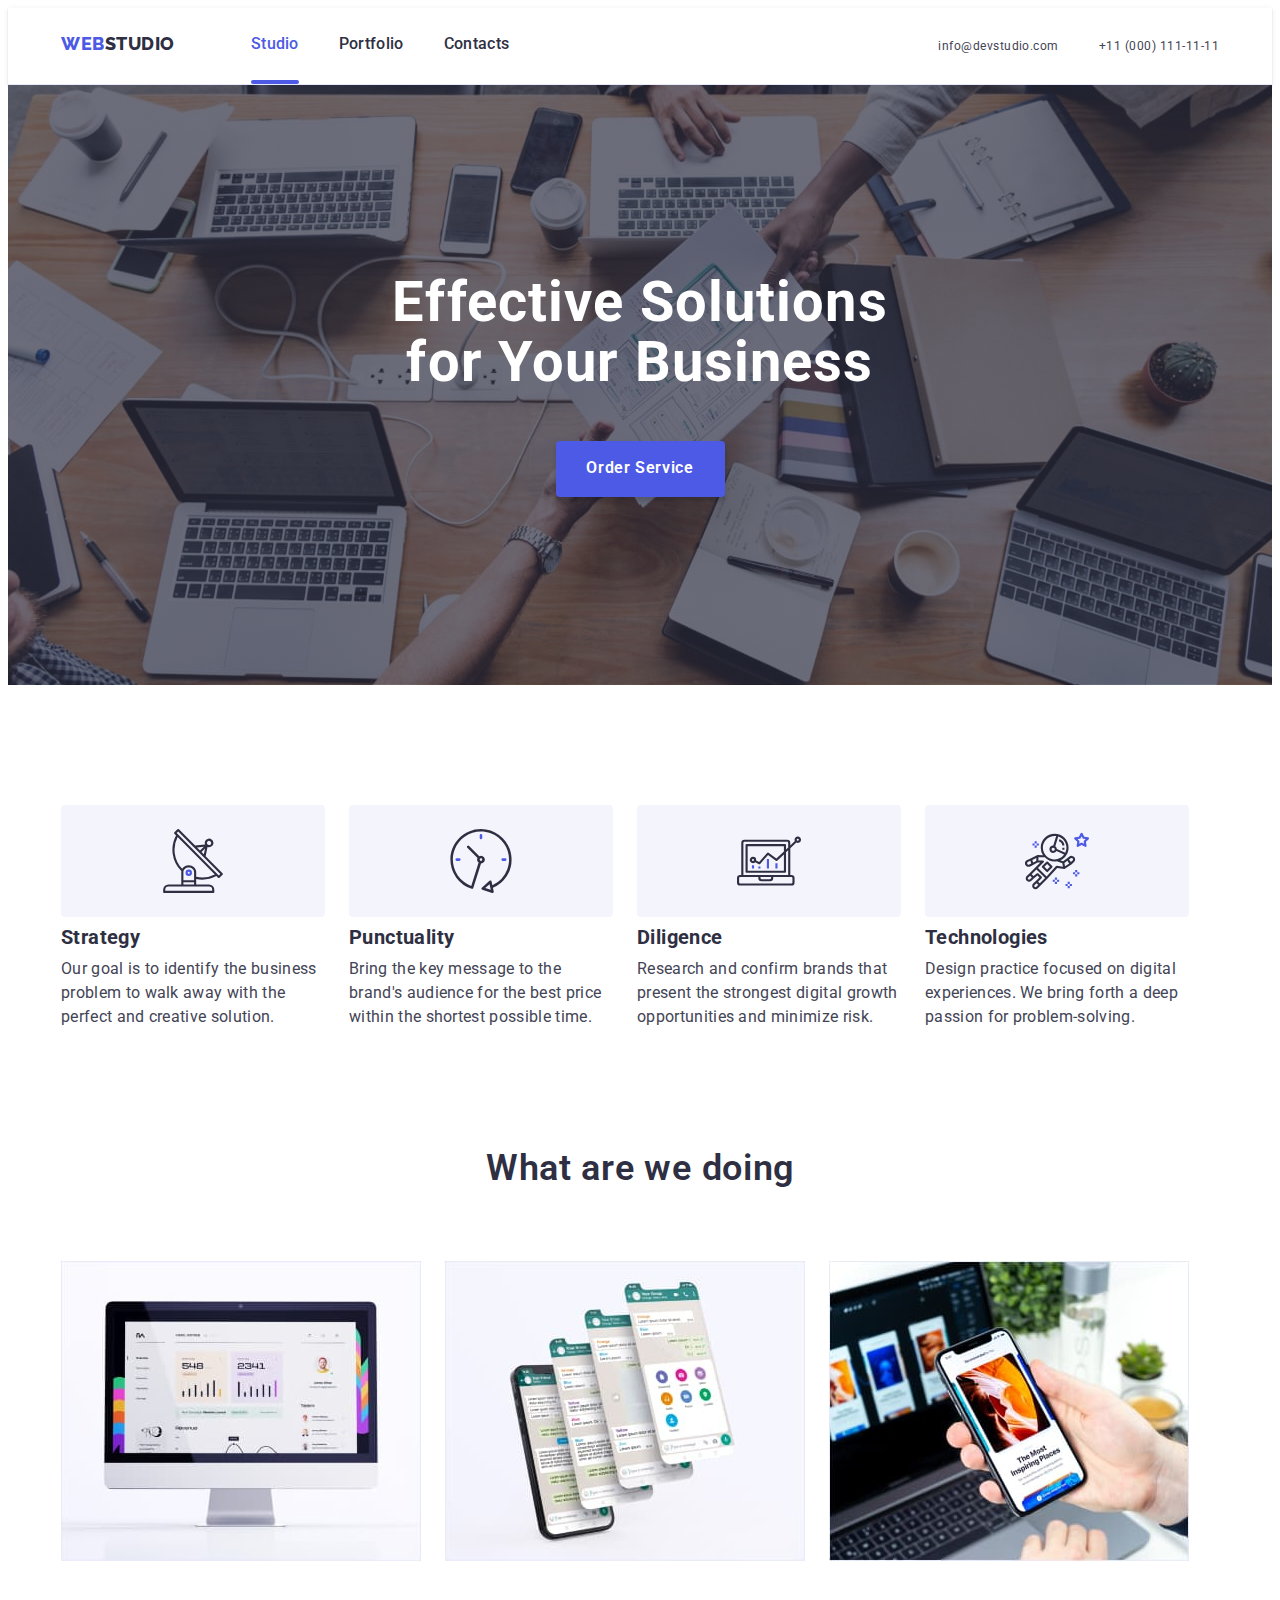
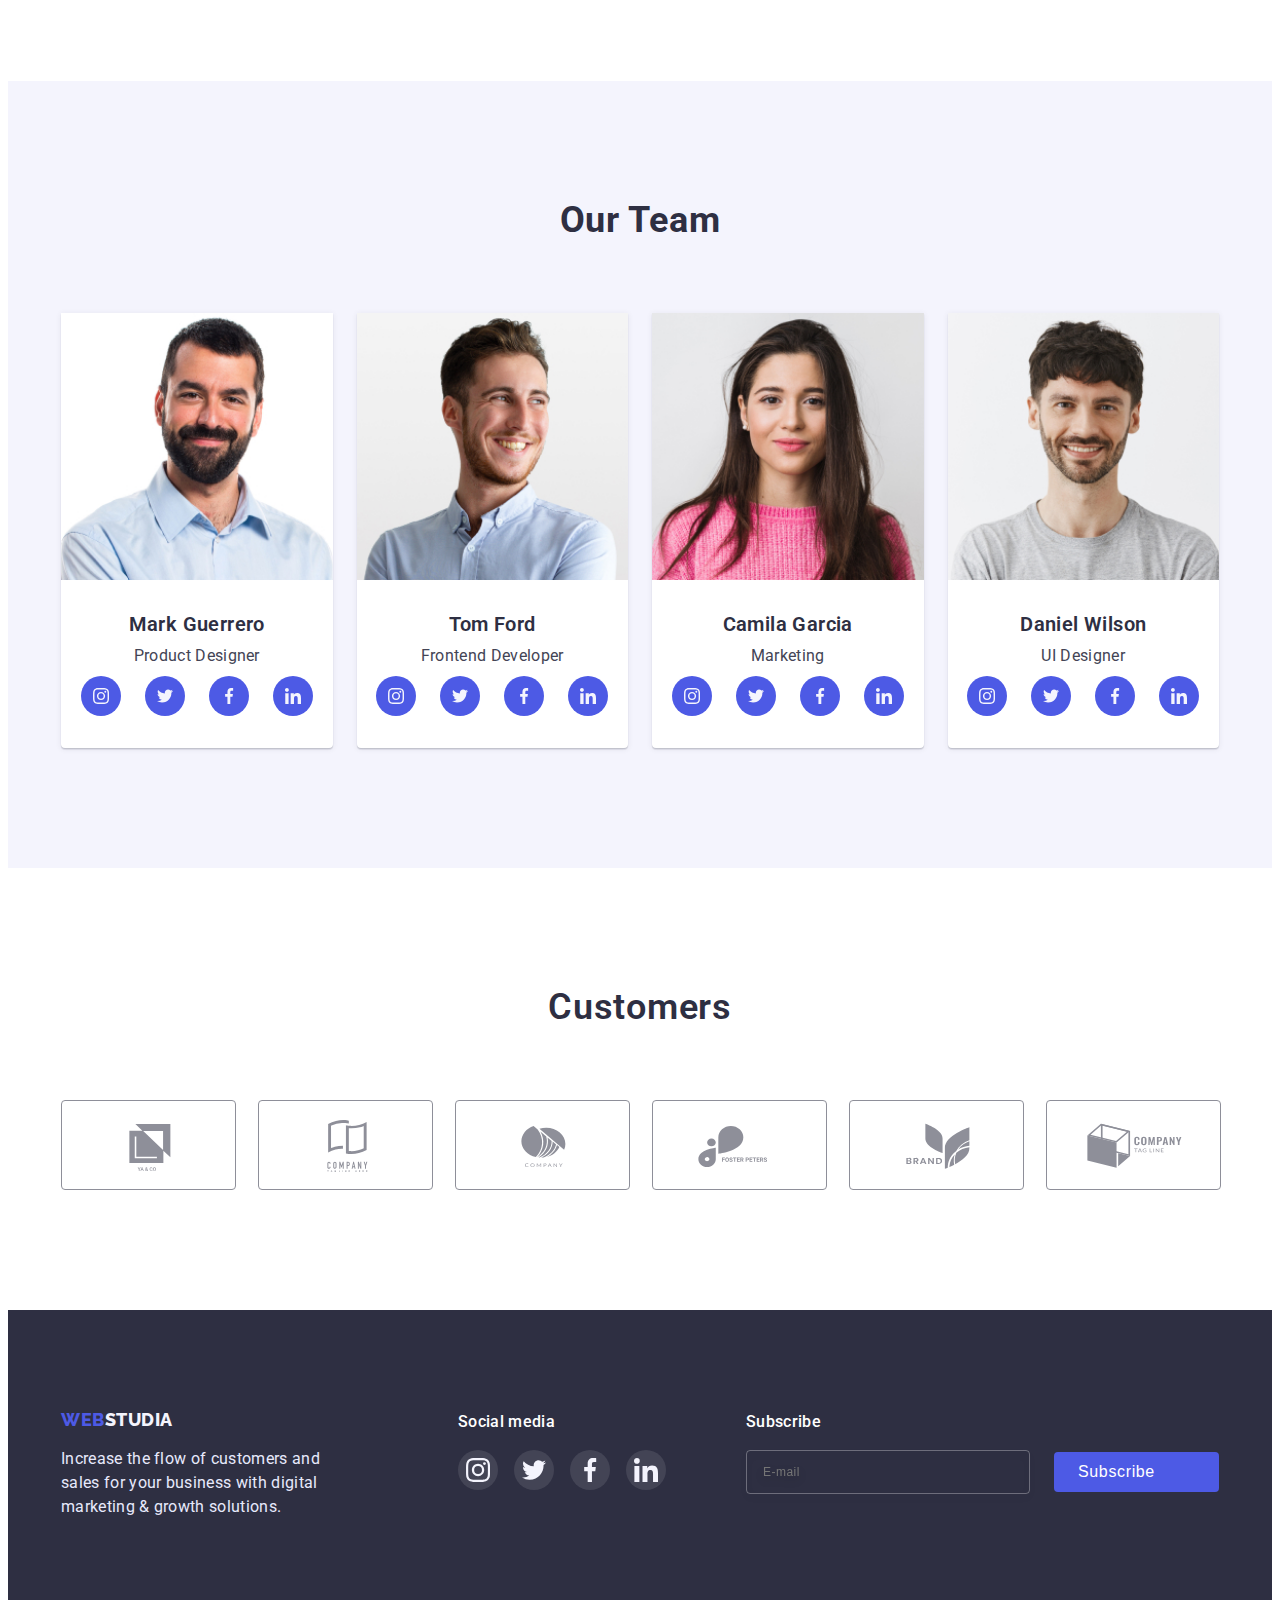
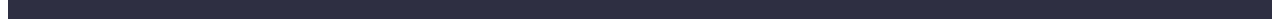
<file: index.html>
<!DOCTYPE html>
<html lang="en">
<head>
    <meta charset="UTF-8">
    <meta http-equiv="X-UA-Compatible" content="IE=edge">
    <meta name="viewport" content="width=device-width, initial-scale=1.0">
    <title>Webstudia go it</title>
    <link rel="preconnect" href="https://fonts.googleapis.com">
    <link rel="preconnect" href="https://fonts.gstatic.com" crossorigin>
    <link 
        href="https://fonts.googleapis.com/css2?family=Raleway:wght@700&family=Roboto:wght@400;500;700;900&display=swap" 
        rel="stylesheet"
    />
    <link rel="stylesheet" href="https://cdnjs.cloudflare.com/ajax/libs/modern-normalize/1.1.0/modern-normalize.min.css" integrity="sha512-wpPYUAdjBVSE4KJnH1VR1HeZfpl1ub8YT/NKx4PuQ5NmX2tKuGu6U/JRp5y+Y8XG2tV+wKQpNHVUX03MfMFn9Q==" crossorigin="anonymous" referrerpolicy="no-referrer" />
    <link rel="stylesheet" href="./css/mobile.css" />
    <link rel="stylesheet" href="./css/tablet.css" />
    <link rel="stylesheet" href="./css/desktop.css" />
</head>
    <body class="body">
        <!-- Profile-header -->
        <header class="header">
           <div class="container">
               <div class="flex-header">
                    <a class="logo-up link" href="./index.html" ><span class="logo-accent">Web</span>studio</a>
                    <nav class="site-navigation">
                        <ul class="list">
                            <div class="flex-nav">
                                <li><a class="navigation link current" href="./index.html" >Studio</a></li>
                                <li><a class="navigation link" href="./portfolio.html" >Portfolio</a></li>
                                <li><a class="navigation link" href="/Contacts" >Contacts</a></li>
                            </div >
                        </ul>
                    </nav>
                    <ul class="list conection-none">
                       <div class="flex-connection">
                            <li>
                                <a class="connection link" href="mailto:info@devstudio.com">info@devstudio.com</a>
                            </li>
                            <li>
                                <a class="connection link" href="tel:+110001111111">+11 (000) 111-11-11</a>
                            </li>
                       </div >
                    </ul>
                    <button  class="menu-open" data-menu-open
                             type="button">
                        <svg class="icon-hamburger" width="32" height="22">
                            <use href="./img/symbol-defs (1).svg#icon-hamburger"></use>
                        </svg>
                    </button>
                    
               </div >
           </div >
           <!-- MOB MENU -->

            <div class="mob-menu is-hidden"  data-menu>
                <div class="container"> 
                <div class="mob-menu-top">
                    <button type="button" class="menu-close-btn" data-menu-close>
                    <svg class="menu-close-icon" width="8" height="8">
                        <use href="./img/symbol-defs (1).svg#icon-Vector"></use>
                    </svg>
                    </button>
                    <ul class="mob-menu-list list">
                    <li class="mob-menu-item">
                        <a class="mob-menu-link link " href="./index.html"
                        >Studio</a
                        >
                    </li>
                    <li class="mob-menu-item">
                        <a class="mob-menu-link link" href="./portfolio.html"
                        >Portfolio</a
                        >
                    </li>
                    <li class="mob-menu-item">
                        <a class="mob-menu-link link current" href="">Contacts</a>
                    </li>
                    </ul>
                </div>
                <div class="mob-menu-bottom">
                    <ul class="mob-menu-contacts list">
                    <li>
                        <a class="mob-menu-tel link" href="tel:+110001111111"
                        >+11 (000) 111-11-11</a
                        >
                    </li>
                    <li>
                        <a class="mob-menu-mail link" href="mailto:info@devstudio.com"
                        >info@devstudio.com</a
                        >
                    </li>
                    </ul>
                    <ul class="mob-menu-soc-list list">
                    <li class="mob-menu-soc-item">
                        <a href="" class="mob-menu-soc-link link">
                        <svg class="mob-menu-soc-icon" width="16" height="16">
                            <use href="./img/symbol-defs (1).svg#icon-instagram"></use>
                        </svg>
                        </a>
                    </li>
                    <li class="mob-menu-soc-item">
                        <a href="" class="mob-menu-soc-link link">
                        <svg class="mob-menu-soc-icon" width="16" height="16">
                            <use href="./img/symbol-defs (1).svg#icon-twitter"></use>
                        </svg>
                        </a>
                    </li>
                    <li class="mob-menu-soc-item">
                        <a href="" class="mob-menu-soc-link link">
                        <svg class="mob-menu-soc-icon" width="16" height="16">
                            <use href="./img/symbol-defs (1).svg#icon-facebook"></use>
                        </svg>
                        </a>
                    </li>
                    <li class="mob-menu-soc-item">
                        <a href="" class="mob-menu-soc-link link">
                        <svg class="mob-menu-soc-icon" width="16" height="16">
                            <use href="./img/symbol-defs (1).svg#icon-linkedin"></use>
                        </svg>
                        </a>
                    </li>
                    </ul>
                </div>
                </div>
            </div>
        </header>
        <!-- Unicue-page-context -->
        <main>
            <!-- Hero-section -->
             <section class="hero-section">
                <h1 class="hero-title">
                    Effective Solutions
                    <br>
                    for Your Business</h1>
                <button class="hero-btn" type="button" data-modal-open>Order Service</button>
            </section>
            <!-- Team-features-section -->
                <section class="features-section">
                    <div class="container">
                        <h2 class="visually-hidden">Skills</h2>
                        <ul class="list">
                            <div class="flex-skills">
                                <li class="skills-list">
                                    <div class="icon-logo">
                                        <svg width="64" height="64"> 
                                            <use href="./img/symbol-defs (1).svg#icon-antenna"></use>
                                        </svg>
                                    </div>
                                    <h3 class="skills-title">Strategy</h3>
                                    <p class="skills-text">Our goal is to identify the business problem to walk away with the perfect and creative solution.
                                    </p>
                                </li>
                                <li class="skills-list">
                                    <div class="icon-logo">
                                        <svg width="64" height="64"> 
                                            <use href="./img/symbol-defs (1).svg#icon-clock"></use>
                                        </svg>
                                    </div>
                                    <h3 class="skills-title">Punctuality</h3>
                                    <p class="skills-text">Bring the key message to the brand's audience for the best price within the shortest possible time.    
                                    </p>
                                </li>
                                <li class="skills-list">
                                    <div class="icon-logo">
                                        <svg width="64" height="64"> 
                                            <use href="./img/symbol-defs (1).svg#icon-diagram"></use>
                                        </svg>
                                    </div>
                                    <h3 class="skills-title">Diligence</h3>
                                    <p class="skills-text">Research and confirm brands that present the strongest digital growth opportunities and minimize risk.
                                    </p>
                                </li>
                                <li class="skills-list">
                                    <div class="icon-logo">
                                        <svg width="64" height="64"> 
                                            <use href="./img/symbol-defs (1).svg#icon-astronaut"></use>
                                        </svg>
                                    </div>
                                    <h3 class="skills-title">Technologies</h3>
                                    <p class="skills-text">Design practice focused on digital experiences. We bring forth a deep passion for problem-solving.
                                    </p>
                                </li>
                            </div >
                        </ul>
                    </div>
                </section>
            <!-- Galery-section -->
            
                <section class="galery-section">
                    <div class="container">
                        <h2 class="galery-title">What are we doing</h2>
                        <ul class="list">
                            <div class="galery-flex">
                                <li><img class="img" src="./img/comp.jpg" alt="computer"
                                    width="360" height="300">
                                </li>
                                <li><img class="img" src="./img/whatsup.jpg" alt="phone with app whatsup"
                                    width="360" height="300">
                                </li>
                                <li><img class="img" src="./img/phone.jpg" alt="phone in hand"
                                    width="360" height="300">
                                </li>
                            </div >
                        </ul>
                    </div>              
                </section>
            
            <!-- Team-section -->
                 <section class="team-section">
                    <div class="container">
                        <h2 class="team-title">Our Team</h2>
                        <ul class="list">
                            <div class="team-flex">
                                    <li class="team-card">
                                        <img class="img" 
                                        src="./img/MarkGuerrero.jpg" 
                                        alt="Mark Guerrero"
                                        srcset="./img/MarkGuerrero.jpg 1x,
                                                ./img/MarkGuerrero-2x.jpg 2x"
                                        width="264" 
                                        height="260"> 
                                                <div class="card-container">
                                                    <h3 class="name">Mark Guerrero</h3>
                                                        <p class="job">Product Designer</p>
                                                    <div>
                                                        <ul class="list-container">
                                                            <li>
                                                                <a class="social-link card-link" href="https://www.instagram.com/" target="_blank" rel="noopener nofollow norefferer" aria-label="instagram">
                                                                    <svg class="social-icon" width="16" height="16">
                                                                        <use href="./img/symbol-defs (1).svg#icon-instagram"></use>
                                                                    </svg>
                                                                </a>
                                                            </li>
                                                            <li class="social-item">
                                                                <a class="social-link card-link" href="https://twitter.com/" target="_blank" rel="noopener nofollow norefferer" aria-label="twitter">
                                                                    <svg class="social-icon" width="16" height="16">
                                                                        <use href="./img/symbol-defs (1).svg#icon-twitter"></use>
                                                                    </svg>
                                                                </a>
                                                            </li>
                                                            <li class="social-item">
                                                                <a class="social-link card-link" href="https://www.facebook.com/" target="_blank" rel="noopener nofollow norefferer" aria-label="facebook">
                                                                    <svg class="social-icon" width="16" height="16">
                                                                        <use href="./img/symbol-defs (1).svg#icon-facebook"></use>
                                                                    </svg>
                                                                </a>
                                                            </li>
                                                            <li class="social-item">
                                                                <a class="social-link card-link" href="https://www.linkedin.com/" target="_blank" rel="noopener nofollow norefferer" aria-label="linkedin">
                                                                    <svg class="social-icon" width="16" height="16">
                                                                        <use href="./img/symbol-defs (1).svg#icon-linkedin"></use>
                                                                    </svg>
                                                                </a>
                                                            </li>
                                                        </ul>
                                                    </div>
                                                </div>         
                                    <li class="team-card">
                                        <img class="img" 
                                        src="./img/TomFord.jpg" 
                                        alt="Tom Ford"
                                        srcset="./img/TomFord.jpg 1x,
                                                ./img/TomFord-2x.jpg 2x"
                                        width="264" 
                                        height="260">
                                            <div class="card-container">
                                                <h3 class="name">Tom Ford</h3>
                                                    <p class="job">Frontend Developer</p>
                                                    <div>
                                                        <ul class="list-container">
                                                            <li>
                                                                <a class="social-link card-link" href="https://www.instagram.com/" target="_blank" rel="noopener nofollow norefferer" aria-label="instagram">
                                                                    <svg class="social-icon" width="16" height="16">
                                                                        <use href="./img/symbol-defs (1).svg#icon-instagram"></use>
                                                                    </svg>
                                                                </a>
                                                            </li>
                                                            <li class="social-item">
                                                                <a class="social-link card-link" href="https://twitter.com/"target="_blank" rel="noopener nofollow norefferer" aria-label="twitter">
                                                                    <svg class="social-icon" width="16" height="16">
                                                                        <use href="./img/symbol-defs (1).svg#icon-twitter"></use>
                                                                    </svg>
                                                                </a>
                                                            </li>
                                                            <li class="social-item">
                                                                <a class="social-link card-link" href="https://www.facebook.com/" target="_blank" rel="noopener nofollow norefferer" aria-label="facebook">
                                                                    <svg class="social-icon" width="16" height="16">
                                                                        <use href="./img/symbol-defs (1).svg#icon-facebook"></use>
                                                                    </svg>
                                                                </a>
                                                            </li>
                                                            <li class="social-item">
                                                                <a class="social-link card-link" href="https://www.linkedin.com/" target="_blank" rel="noopener nofollow norefferer" aria-label="linkedin">
                                                                    <svg class="social-icon" width="16" height="16">
                                                                        <use href="./img/symbol-defs (1).svg#icon-linkedin"></use>
                                                                    </svg>
                                                                </a>
                                                            </li>
                                                        </ul>
                                                    </div>
                                            </div >
                                    </li>   
                                    <li class="team-card">
                                        <img class="img" 
                                        src="./img/CamilaGarcia.jpg" 
                                        alt="Camila Garcia"
                                        srcset="./img/CamilaGarcia.jpg 1x,
                                                ./img/CamilaGarcia-2x.jpg 2x"
                                        width="264" 
                                        height="260">
                                            <div class="card-container">
                                                <h3 class="name">Camila Garcia</h3>
                                                    <p class="job">Marketing</p>
                                                    <div>
                                                        <ul class="list-container">
                                                            <li>
                                                                <a class="social-link card-link" href="https://www.instagram.com/" target="_blank" rel="noopener nofollow norefferer" aria-label="instagram">
                                                                    <svg class="social-icon" width="16" height="16">
                                                                        <use href="./img/symbol-defs (1).svg#icon-instagram"></use>
                                                                    </svg>
                                                                </a>
                                                            </li>
                                                            <li class="social-item">
                                                                <a class="social-link card-link" href="https://twitter.com/" target="_blank" rel="noopener nofollow norefferer" aria-label="twitter">
                                                                    <svg class="social-icon" width="16" height="16">
                                                                        <use href="./img/symbol-defs (1).svg#icon-twitter"></use>
                                                                    </svg>
                                                                </a>
                                                            </li>
                                                            <li class="social-item">
                                                                <a class="social-link card-link" href="https://www.facebook.com/" target="_blank" rel="noopener nofollow norefferer" aria-label="facebook">
                                                                    <svg class="social-icon" width="16" height="16">
                                                                        <use href="./img/symbol-defs (1).svg#icon-facebook"></use>
                                                                    </svg>
                                                                </a>
                                                            </li>
                                                            <li class="social-item">
                                                                <a class="social-link card-link" href="https://www.linkedin.com/" target="_blank" rel="noopener nofollow norefferer" aria-label="linkedin">
                                                                    <svg class="social-icon" width="16" height="16">
                                                                        <use href="./img/symbol-defs (1).svg#icon-linkedin"></use>
                                                                    </svg>
                                                                </a>
                                                            </li>
                                                        </ul>
                                                    </div>
                                            </div > 
                                    </li>   
                                    <li class="team-card">
                                        <img class="img" 
                                        src="./img/DanielWilson.jpg" 
                                        alt="Daniel Wilson"
                                        srcset="./img/DanielWilson.jpg 1x,
                                                ./img/DanielWilson-2x.jpg 2x"
                                        width="264" 
                                        height="260">
                                            <div class="card-container">
                                                <h3 class="name">Daniel Wilson</h3>
                                                    <p class="job">UI Designer</p>
                                                    <div>
                                                        <ul class="list-container">
                                                            <li>
                                                                <a class="social-link card-link" href="https://www.instagram.com/" target="_blank" rel="noopener nofollow norefferer" aria-label="instagram">
                                                                    <svg class="social-icon" width="16" height="16">
                                                                        <use href="./img/symbol-defs (1).svg#icon-instagram"></use>
                                                                    </svg>
                                                                </a>
                                                            </li>
                                                            <li class="social-item">
                                                                <a class="social-link card-link" href="https://twitter.com/" target="_blank" rel="noopener nofollow norefferer" aria-label="twitter">
                                                                    <svg class="social-icon" width="16" height="16">
                                                                        <use href="./img/symbol-defs (1).svg#icon-twitter"></use>
                                                                    </svg>
                                                                </a>
                                                            </li>
                                                            <li class="social-item">
                                                                <a class="social-link card-link" href="https://www.facebook.com/" target="_blank" rel="noopener nofollow norefferer" aria-label="facebook">
                                                                    <svg class="social-icon" width="16" height="16">
                                                                        <use href="./img/symbol-defs (1).svg#icon-facebook"></use>
                                                                    </svg>
                                                                </a>
                                                            </li>
                                                            <li class="social-item">
                                                                <a class="social-link card-link" href="https://www.linkedin.com/" target="_blank" rel="noopener nofollow norefferer" aria-label="linkedin">
                                                                    <svg class="social-icon" width="16" height="16">
                                                                        <use href="./img/symbol-defs (1).svg#icon-linkedin"></use>
                                                                    </svg>
                                                                </a>
                                                            </li>
                                                        </ul>
                                                    </div>
                                            </div > 
                                    </li>    
                            </div >
                        </ul>
                    </div >    
                </section>
            <!--customers-section--->
            <section class="customers-section">
                <div class="container">
                    <h2 class="customers-title">
                        Customers
                    </h2>
                    <ul class="customer-list-container">
                        <li class="cust-list">
                            <a href="index.html" class="customer-link" target="_blank" rel="noopener norefferer nofollow">
                                <svg class="icon-customer" width="110" height="56">
                                    <use href="./img/symbol-defs (1).svg#icon-Logo"></use>
                                </svg>
                            </a>
                        </li>
                        <li class="cust-list" >
                            <a href="index.html" class="customer-link" target="_blank" rel="noopener norefferer nofollow">
                                <svg class="icon-customer" width="110" height="56">
                                    <use href="./img/symbol-defs (1).svg#icon-Logo-1"></use>
                                </svg>
                            </a>
                        </li>
                        <li class="cust-list">
                            <a href="index.html" class="customer-link" target="_blank" rel="noopener norefferer nofollow">
                                <svg class="icon-customer" width="110" height="56">
                                    <use href="./img/symbol-defs (1).svg#icon-Logo-2"></use>
                                </svg>
                            </a>
                        </li>
                        <li class="cust-list">
                            <a href="index.html" class="customer-link" target="_blank" rel="noopener norefferer nofollow">
                                <svg class="icon-customer" width="110" height="56">
                                    <use href="./img/symbol-defs (1).svg#icon-Logo-3"></use>
                                </svg>
                            </a>
                        </li>
                        <li class="cust-list">
                            <a href="index.html" class="customer-link" target="_blank" rel="noopener norefferer nofollow">
                                <svg class="icon-customer" width="110" height="56">
                                    <use href="./img/symbol-defs (1).svg#icon-Logo-4"></use>
                                </svg>
                            </a>
                        </li>
                        <li class="cust-list" >
                            <a href="index.html" class="customer-link" target="_blank" rel="noopener norefferer nofollow">
                                <svg class="icon-customer" width="110" height="56">
                                    <use href="./img/symbol-defs (1).svg#icon-Logo-5"></use>
                                </svg>
                            </a>
                        </li>
                    </ul>
                </div>
            </section>
        </main>
        <!-- footer -->
        <footer class="footer">
            <section class="footer-section container">
                 
                    <div class="footer-section-first">
                        <a class="logo-down link" href="./index.html"><span class="logo-accent">Web</span>studia</a>
                        <p class="footer-text">Increase the flow of customers and sales for your business with digital marketing & growth solutions.
                        </p>
                    </div>
                    <div class="foot-section-second">
                        <p class="footer-social-paragraf">Social media</p>
                        <ul class="foot-icons">
                            <li class="foot-social-item">
                                <a
                                class="social-link foot-link"
                                href="https://www.instagram.com/"
                                target="_blank"
                                rel="noopener nofollow norefferer"
                                aria-label="instagram"
                                >
                                <svg class="foot-social-icon" width="24" height="24">
                                    <use href="./img/symbol-defs (1).svg#icon-instagram"></use>
                                </svg>
                                </a>
                            </li>
                            <li class="foot-social-item">
                                <a
                                class="social-link foot-link"
                                href="https://www.twitter.com/"
                                target="_blank"
                                rel="noopener nofollow norefferer"
                                aria-label="twitter"
                                >
                                <svg class="foot-social-icon" width="24" height="24">
                                    <use href="./img/symbol-defs (1).svg#icon-twitter"></use>
                                </svg>
                                </a>
                            </li>
                            <li class="foot-social-item">
                                <a
                                class="social-link foot-link"
                                href="https://www.facebook.com/"
                                target="_blank"
                                rel="noopener nofollow norefferer"
                                aria-label="facebook"
                                >
                                <svg class="foot-social-icon" width="24" height="24">
                                    <use href="./img/symbol-defs (1).svg#icon-facebook"></use>
                                </svg>
                                </a>
                            </li>
                            <li class="foot-social-item">
                                <a
                                class="social-link foot-link"
                                href="https://www.linkedin.com/"
                                target="_blank"
                                rel="noopener nofollow norefferer"
                                aria-label="linkedin"
                                >
                                <svg class="foot-social-icon" width="24" height="24">
                                    <use href="./img/symbol-defs (1).svg#icon-linkedin"></use>
                                </svg>
                                </a>
                            </li>
                        </ul>
                    </div> 
                
                <div class="subscribe">
                    <div class="subscribe-title">
                        <p id="email-subscribe" class="subscribe-paragraf">Subscribe</p> 
                    </div>
                    <form class="subscribe-form">
                        <input 
                        id="email-subscribe"
                        class="email-subscribe"
                        type="email"
                        placeholder="E-mail"
                        name="email"
                        required> 
                                <button for="email-subscribe" class="button-subscribe" type="submit">Subscribe
                                    <svg class="icon-send" width="24" height="20">
                                        <use href="./img/symbol-defs (1).svg#icon-send"></use>
                                    </svg>
                                </button>      
                    </form> 
                </div>  
            </section>
        </footer>
        <div class="backdrop is-hidden"  data-modal>
            <div class="modal ">
                    <button type="button" class="modal-close" data-modal-close>
                    <svg class="icon-Vector" width="8" height="8">
                        <use href="./img/symbol-defs (1).svg#icon-Vector">
                        </use>
                    </svg>
                    </button>
                <div class="modal-title">
                    <p class="modal-paragraf">
                    Leave your contacts and we will call you back
                    </p>
                </div>
                <form class="modal-form" autocomplete="on" >
                    <div
                        class="modal-form-wrapper"
                        role="group"
                        aria-labelledby="form-heading">
                        <div class="group">
                            <div class="label-wrap">
                                <label class="label-name" for="name">Name</label>
                            </div>
                                <div class="input-wrap">
                                    <input 
                                    id="name" 
                                    class="input-modal" 
                                    type="text" 
                                    name="name" 
                                    required 
                                    />
                                    <svg class="icon" height="12" width="12">
                                        <use href="./img/symbol-defs (1).svg#icon-person"></use>
                                    </svg>
                                    </label>
                                </div> 
                        </div>
                        <div class="group">
                            <div class="label-wrap">
                                <label for="tel" class="label">Phone</label>
                            </div>
                                <div class="input-wrap">
                                    <input 
                                    id="tel" 
                                    class="input-modal" 
                                    type="tel" 
                                    name="tel" 
                                    required 
                                    />
                                    <svg class="icon" height="13" width="13">
                                    <use href="./img/symbol-defs (1).svg#icon-phone"></use>
                                    </svg>
                                </div>
                        </div>
                        <div class="group">
                            <div class="label-wrap">
                                <label for="email" class="label">Email</label>
                            </div>
                                <div class="input-wrap">
                                    <input 
                                    id="email" 
                                    class="input-modal" 
                                    type="email" 
                                    name="email" 
                                    />
                                    <svg class="icon" height="15" width="18">
                                    <use href="./img/symbol-defs (1).svg#icon-email"></use>
                                    </svg>
                                </div>    
                        </div>
                        <div class="group">
                            <div class="label-wrap">
                                <label for="comment" class="label">Comment</label>
                            </div>
                                <div class="input-wrap">
                                        <textarea
                                        class="input-textarea"
                                        name="comment"
                                        id="comment"
                                        placeholder="Text input"
                                        rows="6"
                                        ></textarea>
                                </div>   
                        </div>
                    </div>
                    <div class="group-privacy"> 
                        <div class="checkbox-label">
                                <input
                                id="privacy"
                                class="checkbox is-hidden"
                                type="checkbox"
                                name="checkbox-privacy"
                                value="true"
                                required
                                />
                                <label for="privacy" class="checkbox-label-text">
                                    <span>
                                        <svg class="icon-check" width="10" height="8">
                                            <use href="./img/symbol-defs (1).svg#icon-check"></use>
                                        </svg>
                                    </span>I accept the terms and conditions of the&nbsp<a class="link-submit" href="#">Privacy Policy</a>
                                   
                                </label>
                        </div>
                    </div>
                    <div class="btn-modal">
                        <button class="button-submit" type="submit">Send</button>
                    </div>  
                </form>    
            </div>    
        </div>
        
        <script src="./js/modal.js"></script>
        <script src="./js/mob-menu.js"></script>
    </body>
</html>
</file>
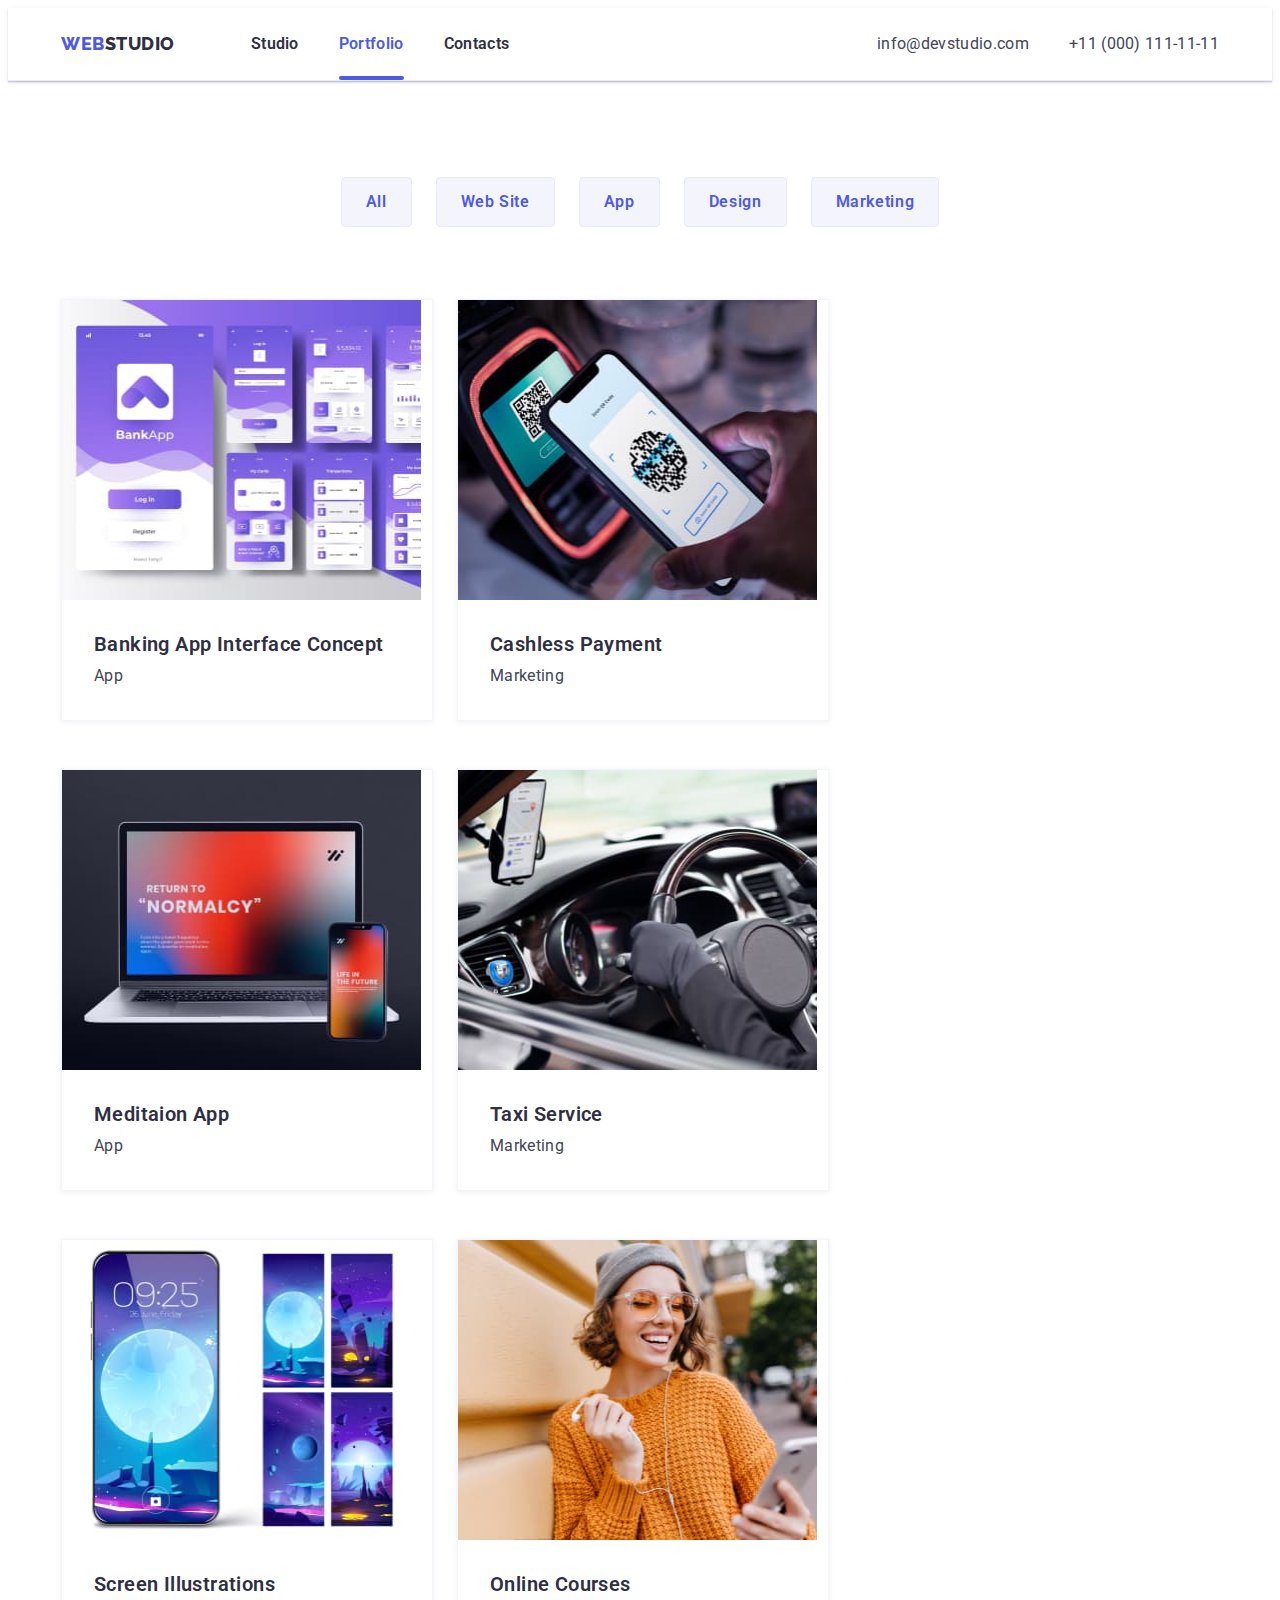
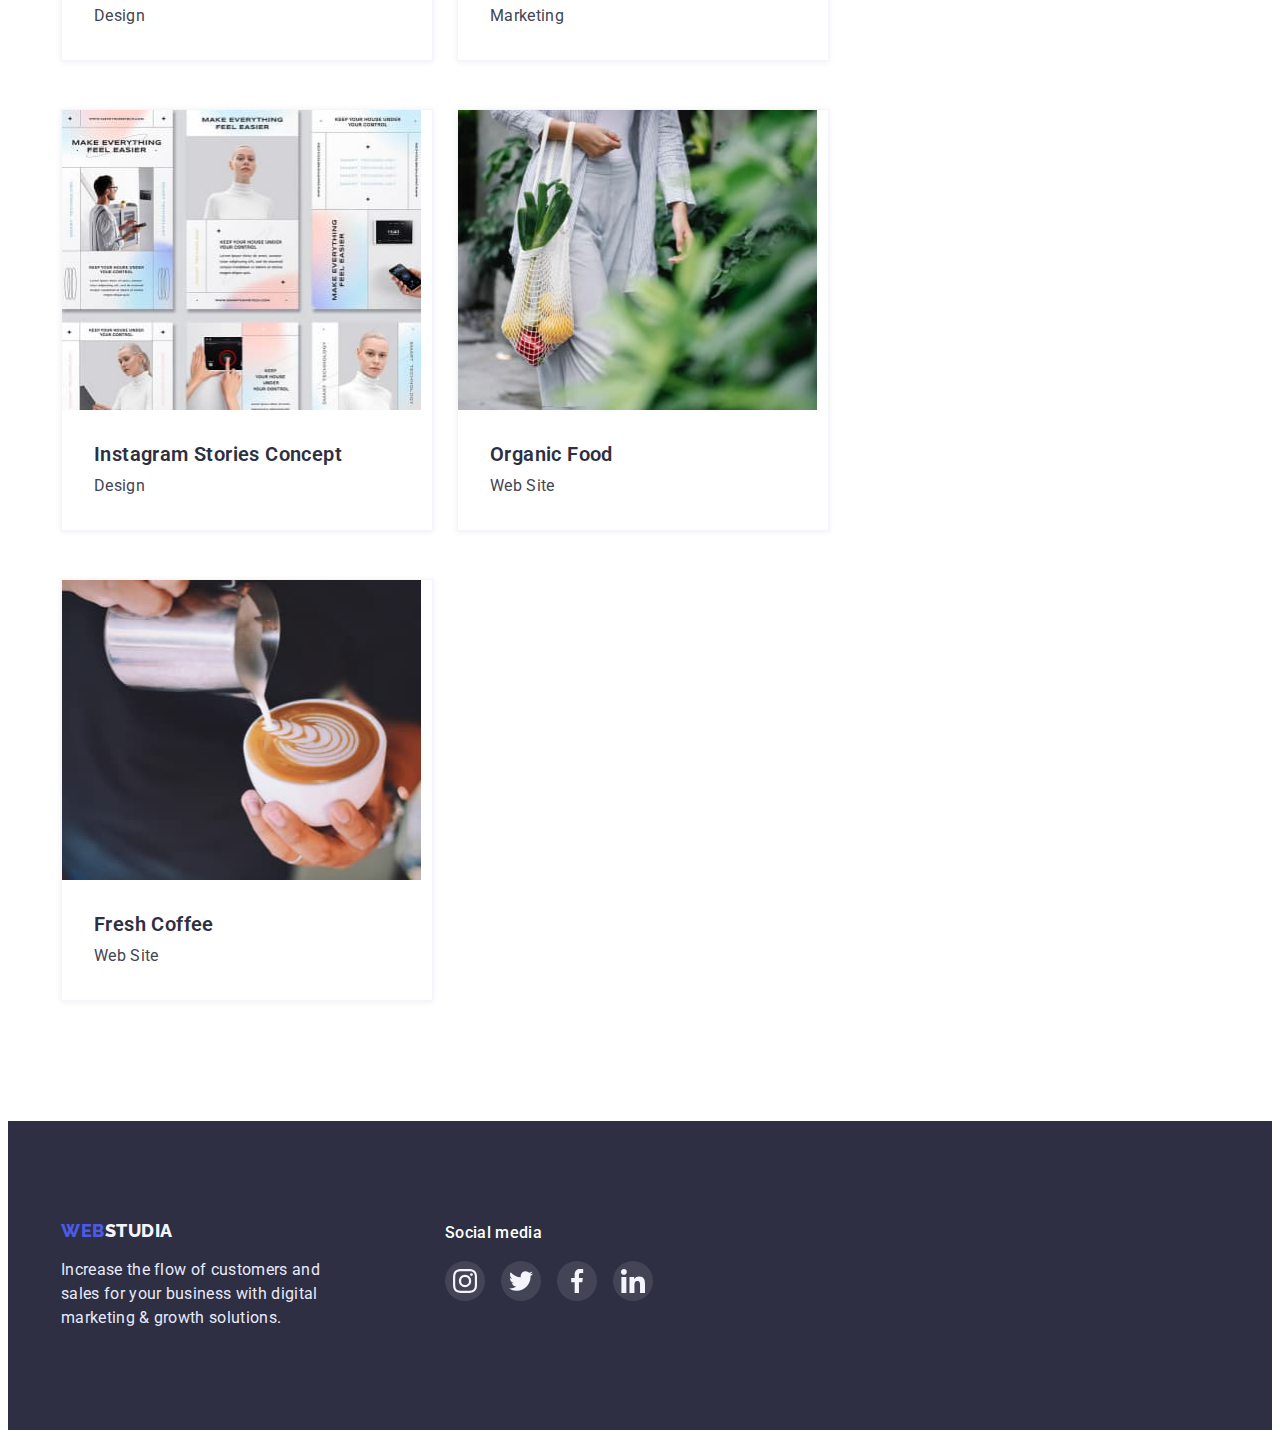
<file: portfolio.html>
<!DOCTYPE html>
<html lang="en">
<head>
    <meta charset="UTF-8">
    <meta http-equiv="X-UA-Compatible" content="IE=edge">
    <meta name="viewport" content="width=device-width, initial-scale=1.0">
    <title>Portfolio</title>
    <link rel="preconnect" href="https://fonts.googleapis.com">
    <link rel="preconnect" href="https://fonts.gstatic.com" crossorigin>
    <link 
        href="https://fonts.googleapis.com/css2?family=Raleway:wght@700&family=Roboto:wght@400;500;700;900&display=swap" 
        rel="stylesheet"
    />
        <link rel="stylesheet" href="https://cdnjs.cloudflare.com/ajax/libs/modern-normalize/1.1.0/modern-normalize.min.css" integrity="sha512-wpPYUAdjBVSE4KJnH1VR1HeZfpl1ub8YT/NKx4PuQ5NmX2tKuGu6U/JRp5y+Y8XG2tV+wKQpNHVUX03MfMFn9Q==" crossorigin="anonymous" referrerpolicy="no-referrer" />
    <link rel="stylesheet" href="./css/styles.css" />
</head>
    <body class="body">
        <header class="header">
          <!-- Profile-header -->
        <div class="container">
            <div class="flex-header">
                <a class="logo-up link" href="./index.html" ><span class="logo-accent">Web</span>studio</a>
                <nav class="site-navigation">
                    <ul class="list">
                        <div class="flex-nav">
                            <li><a class="navigation link" href="./index.html" >Studio</a></li>
                            <li><a class="navigation link current" href="./portfolio.html" >Portfolio</a></li>
                            <li><a class="navigation link" href="/Contacts" >Contacts</a></li>
                        </div>    
                    </ul>
                </nav>
                <ul class="list">
                    <div class="flex-connection">
                         <li>
                            <a class="connection link" href="mailto:info@devstudio.com">info@devstudio.com</a>
                        </li>
                        <li>
                            <a class="connection link" href="tel:+110001111111">+11 (000) 111-11-11</a>
                         </li>
                    </div >
                </ul>
            </div>
        </div >
        </header>
        <!-- Main-section -->
        <main>
            <section class="portfolio-section">
                <!--Button-section-->
            <div class="container">
                <ul class="list">
                   <div class="portfolio-btn-flex">
                        <li>
                            <button class="portfolio-btn" type="button">All</button>
                        </li>
                        <li>
                            <button class="portfolio-btn" type="button">Web Site</button>
                        </li>
                        <li>
                            <button class="portfolio-btn" type="button">App</button>
                        </li>
                        <li>
                            <button class="portfolio-btn" type="button">Design</button>
                        </li>    
                        <li>
                            <button class="portfolio-btn" type="button">Marketing</button>
                        </li>
                   </div >    
                </ul>
            </div >
                <!--Gallery-section-->
                <h2 class="visually-hidden">Products</h2>
                <div class="container">
                    <ul>
                        <li class="portfolio-gallery-flex list">
                            <div class="portfolio-card">
                                <div class="overlay-portfolio">
                                    <img class="img" src="./img/Banking App Interface Concept.jpg" alt="Banking App Interface Concept"
                                    width="359" height="300">
                                    <p class="overlay-text">
                                        14 Stylish and User-Friendly App Design Concepts · Task Manager App · Calorie Tracker App · Exotic Fruit Ecommerce App · Cloud Storage App
                                    </p>
                                </div>
                                    <div class="card-portfolio-container">
                                        <h3 class="name-product">Banking App Interface Concept</h3>
                                            <p class="type-product">App</p>
                                    </div >
                            </div >
                            <div class="portfolio-card">
                                <div class="overlay-portfolio">
                                    <img class="img" src="./img/Cashless Payment.jpg" alt="Cashless Payment"
                                    width="359" height="300">
                                    <p class="overlay-text">
                                        14 Stylish and User-Friendly App Design Concepts · Task Manager App · Calorie Tracker App · Exotic Fruit Ecommerce App · Cloud Storage App
                                    </p>
                                </div>
                                    <div class="card-portfolio-container">
                                        <h3 class="name-product">Cashless Payment</h3>
                                            <p class="type-product">Marketing</p>
                                    </div >
                            </div >
                            <div class="portfolio-card">
                                <div class="overlay-portfolio">
                                    <img class="img" src="./img/Meditaion App.jpg" alt="Meditaion App"
                                    width="359" height="300">
                                    <p class="overlay-text">
                                        14 Stylish and User-Friendly App Design Concepts · Task Manager App · Calorie Tracker App · Exotic Fruit Ecommerce App · Cloud Storage App
                                    </p>
                                </div>
                                    <div class="card-portfolio-container">
                                        <h3 class="name-product">Meditaion App</h3>
                                            <p class="type-product">App</p>
                                    </div >
                            </div >
                            <div class="portfolio-card">
                                <div class="overlay-portfolio">
                                    <img class="img" src="./img/Taxi Service.jpg" alt="Taxi Service"
                                    width="359" height="300">
                                    <p class="overlay-text">
                                        14 Stylish and User-Friendly App Design Concepts · Task Manager App · Calorie Tracker App · Exotic Fruit Ecommerce App · Cloud Storage App
                                    </p>
                                </div>
                                    <div class="card-portfolio-container">
                                        <h3 class="name-product">Taxi Service</h3>
                                            <p class="type-product">Marketing</p>
                                    </div >
                            </div >
                            <div class="portfolio-card">
                                <div class="overlay-portfolio">
                                    <img class="img" src="./img/Screen Illustrations.jpg" alt="Screen Illustrations"
                                    width="359" height="300">
                                    <p class="overlay-text">
                                        14 Stylish and User-Friendly App Design Concepts · Task Manager App · Calorie Tracker App · Exotic Fruit Ecommerce App · Cloud Storage App
                                    </p>
                                </div>
                                    <div class="card-portfolio-container">
                                        <h3 class="name-product">Screen Illustrations</h3>
                                            <p class="type-product">Design</p>
                                    </div >
                            </div >
                            <div class="portfolio-card">
                                <div class="overlay-portfolio">
                                    <img class="img" src="./img/Online Courses.jpg" alt="Online Courses"
                                    width="359" height="300">
                                    <p class="overlay-text">
                                        14 Stylish and User-Friendly App Design Concepts · Task Manager App · Calorie Tracker App · Exotic Fruit Ecommerce App · Cloud Storage App
                                    </p>
                                </div>
                                    <div class="card-portfolio-container">
                                        <h3 class="name-product">Online Courses</h3>
                                            <p class="type-product">Marketing</p>
                                    </div >
                            </div >
                            <div class="portfolio-card">
                                <div class="overlay-portfolio">
                                    <img class="img" src="./img/Instagram Stories Concept.jpg" alt="Instagram Stories Concept"
                                    width="359" height="300">
                                    <p class="overlay-text">
                                        14 Stylish and User-Friendly App Design Concepts · Task Manager App · Calorie Tracker App · Exotic Fruit Ecommerce App · Cloud Storage App
                                    </p>
                                </div>
                                    <div class="card-portfolio-container">
                                        <h3 class="name-product">Instagram Stories Concept</h3>
                                            <p class="type-product">Design</p>
                                    </div >
                            </div >
                            <div class="portfolio-card">
                                <div class="overlay-portfolio">
                                    <img class="img" src="./img/Organic Food.jpg" alt="Organic Food"
                                    width="359" height="300">
                                    <p class="overlay-text">
                                        14 Stylish and User-Friendly App Design Concepts · Task Manager App · Calorie Tracker App · Exotic Fruit Ecommerce App · Cloud Storage App
                                    </p>
                                </div>
                                    <div class="card-portfolio-container">
                                        <h3 class="name-product">Organic Food</h3>
                                            <p class="type-product">Web Site</p>
                                    </div >
                            </div >
                            <div class="portfolio-card">
                                <div class="overlay-portfolio">
                                    <img class="img" src="./img/Fresh Coffee.jpg" alt="Fresh Coffee"
                                    width="359" height="300">
                                    <p class="overlay-text">
                                        14 Stylish and User-Friendly App Design Concepts · Task Manager App · Calorie Tracker App · Exotic Fruit Ecommerce App · Cloud Storage App
                                    </p>
                                </div>
                                    <div class="card-portfolio-container">
                                        <h3 class="name-product">Fresh Coffee</h3>
                                            <p class="type-product">Web Site</p>
                                    </div >
                            </div>  
                        </li>
                    </ul>
                </div > 
            </section>
        </main>
        <!-- Footer -->
        <footer class="footer">
            <section class="footer-section container">
                <div class="footer-section-first">
                    <a class="logo-down link" href="./index.html"><span class="logo-accent">Web</span>studia</a>
                    <p class="footer-text">Increase the flow of customers and sales for your business with digital marketing & growth solutions.
                    </p>
                </div>
                <div class="foot-section-second">
                    <p class="footer-social-paragraf">Social media</p>
                    <ul class="foot-icons">
                        <li class="foot-social-item">
                            <a
                            class="social-link foot-link"
                            href="https://www.instagram.com/"
                            target="_blank"
                            rel="noopener nofollow norefferer"
                            aria-label="instagram"
                            >
                            <svg class="foot-social-icon" width="24" height="24">
                                <use href="./img/symbol-defs (1).svg#icon-instagram"></use>
                            </svg>
                            </a>
                        </li>
                        <li class="foot-social-item">
                            <a
                            class="social-link foot-link"
                            href="https://www.twitter.com/"
                            target="_blank"
                            rel="noopener nofollow norefferer"
                            aria-label="twitter"
                            >
                            <svg class="foot-social-icon" width="24" height="24">
                                <use href="./img/symbol-defs (1).svg#icon-twitter"></use>
                            </svg>
                            </a>
                        </li>
                        <li class="foot-social-item">
                            <a
                            class="social-link foot-link"
                            href="https://www.facebook.com/"
                            target="_blank"
                            rel="noopener nofollow norefferer"
                            aria-label="facebook"
                            >
                            <svg class="foot-social-icon" width="24" height="24">
                                <use href="./img/symbol-defs (1).svg#icon-facebook"></use>
                            </svg>
                            </a>
                        </li>
                        <li class="foot-social-item">
                            <a
                            class="social-link foot-link"
                            href="https://www.linkedin.com/"
                            target="_blank"
                            rel="noopener nofollow norefferer"
                            aria-label="linkedin"
                            >
                            <svg class="foot-social-icon" width="24" height="24">
                                <use href="./img/symbol-defs (1).svg#icon-linkedin"></use>
                            </svg>
                            </a>
                        </li>
                    </ul>
                </div>    
            </section>
        </footer>
    </body>
</html>
</file>
<file: css/mobile.css>
/*--------------variables-------------*/
:root{
    --primary-text-color: #2E2F42;
    --primary-bg-color: #ffffff;
    --hero-background-color: #2E2F42;
    --team-background-colr: #F4F4FD;
    --accent-color: #4D5AE5;
    --logo-up-color: #2E2F42;
    --logo-down-color: #F4F4FD;
    --btn-portfolio-color:#4D5AE5;
    --btn-bg-portfolio-color: #F4F4FD;
    --hero-title-color: #FFFFFF;
    --features-paragraf-color: #434455;
    --job-color: #434455;
    --navigation: #2E2F42 ;
    --type-product-collor: #434455;
    --main-background-color: #FFFFFF;
    --light-background-color: #f4f4fd;
    --footer-background-color: #2E2F42;
    --customers-color: #8E8F99;
    --modal-lable: #8E8F99;
    --hover-green:#31D0AA;
    --main-transition: cubic-bezier(0.4, 0, 0.2, 1), 250ms;
    --modal: opacity 250ms linear,visibility 250ms linear
}



/*------------------cansalation-default-styles------------------*/

h1,
h2,
h3,
h4,
h5,
h6,
p {
  margin: 0;
}

ul {
  list-style: none;
  padding-left: 0;
  margin: 0;
}

.img{
    display: block;
    width: 100%;
    max-width: 100%;
    height: auto;
}


/*-----------------------main-regulation------------------------*/
.body{
    font-family: "Roboto", sans-serif;
    color: var(--primary-text-color);
    background-color: var(--primary-bg-color);
}

.no-scroll{
    overflow: hidden;
}

.link{
    text-decoration: none;
}

.container {
    min-width: 320px;
    max-width: 428px;
    padding-left: 16px;
    padding-right: 16px;
    margin: 0 auto;
    
  }

.header{
    padding-top: 24px;
    padding-bottom: 24px;
    border-bottom: 1px solid #E7E9FC;
    box-shadow: 0px 2px 1px rgba(46, 47, 66, 0.08), 
    0px 1px 1px rgba(46, 47, 66, 0.16),
    0px 1px 6px rgba(46, 47, 66, 0.08);
}

  .flex-header{
    display: flex;
    align-items: center;
  }

.site-navigation{
    display: none;
    
}

.conection-none{
    display: none;
    
}

.menu-open{
    width: 32px;
    height: 22px;
    padding: 0;
    background-color: transparent;
    border: none;
    margin-left: auto;
}


.icon-hamburger{
    stroke: var(--primary-text-color);
    
}

.icon-hamburger:hover,
.icon-hamburger:focus{
    background-color:  #00000008;
    -webkit-box-shadow: 0px 1px 23px -7px rgba(0,0,0,0.16);
    -moz-box-shadow: 0px 1px 23px -7px rgba(0,0,0,0.16);
    box-shadow: 0px 1px 23px -7px rgba(0,0,0,0.60);
}

.hero-btn{
    min-width: 169px;
    height: 56px;
    font-family: inherit;
    font-weight: 600;
    font-size: 16px;
    line-height: 1.18;
    letter-spacing: 0.04em;
    color: #FFFFFF;
    background-color: #4D5AE5;
    border: none;
    cursor: pointer;
    box-shadow: 0px 4px 4px rgba(0, 0, 0, 0.15);
    border-radius: 4px; 
    padding: 0;
    transition: var(--main-transition);
}
.hero-btn:hover,
.hero-btn:focus{
    background-color: #404BBF;
}

.portfolio-btn{
    padding: 12px 24px;
    font-family: inherit;
    font-weight: 600;
    font-size: 16px;
    line-height: 1.5;
    letter-spacing: 0.04em;
    cursor: pointer;
    color: var(--btn-portfolio-color);
    background: var(--btn-bg-portfolio-color);
    border: 1px solid #E7E9FC;
    border-radius: 4px;
    transition: var(--main-transition);
}
.portfolio-btn:hover,
.portfolio-btn:focus{
    color: #FFFFFF;
    background-color: #4D5AE5;
    border: 1px solid #E7E9FC;
    border-radius: 4px;
    box-shadow: 0px 3px 1px rgba(0, 0, 0, 0.1), 
    0px 2px 1px rgba(0, 0, 0, 0.08),
    0px 2px 2px rgba(0, 0, 0, 0.12);
    
}

.portfolio-btn-flex{
    display: flex;
    gap: 24px;
    margin-bottom: 72px;
    justify-content: center;
}

.logo-up{
    font-family: 'Raleway', sans-serif;
    font-weight: 800;
    font-size: 18px;
    line-height: 1.33;
    letter-spacing: 0.03em;
    text-transform: uppercase;
    color: var(--logo-up-color);
    margin-right: 76px;
}
.logo-down{
    display: inline-block;
    font-family: 'Raleway', sans-serif;
    font-weight: 800;
    font-size: 18px;
    line-height: 1.16;
    letter-spacing: 0.03em;
    text-transform: uppercase;
    color: var(--logo-down-color);
    margin-bottom: 16px;
}
.logo-accent{
    text-transform: uppercase;
    color: var(--accent-color);
}

.navigation{
    font-weight: 500;
    font-size: 16px;
    line-height: 1.5;
    letter-spacing: 0.02em;
    color: var(--primary-text-color);
    transition: var(--main-transition);
    position: relative;
}

.current{
    color: var(--accent-color);
}

.navigation.current::after {
    content: "";
    position: absolute;
    width: 100%;
    height: 4px;
    background-color: var(--accent-color);
    border-radius: 2px;
    left: 0;
    bottom: -27px;
    transition: var(--main-transition);
}
.navigation:hover,
.navigation:focus {
    color: var(--accent-color);
}
.navigation:hover::after,
.navigation:focus::after {
    color: var(--accent-color);
    content: "";
    position: absolute;
    width: 100%;
    height: 4px;
    background-color: var(--accent-color);
    border-radius: 2px;
    left: 0;
    bottom: -27px;
    
    
}

.connection{
    font-weight: 400;
    font-size: 12px;
    line-height: 1.17;
    letter-spacing: 0.04em;
    color: #434455;
    transition: var(--main-transition);
}

.connection:hover,
.connection:focus{
    color: #404BBF;
}


.galery-flex{
    display: flex;
    gap: 24px;
}

.footer{
    padding-top: 96px;
    padding-bottom: 96px;
    background-color: var(--footer-background-color);
}

.footer-section{
    display: flex;
    flex-wrap: wrap;
    row-gap: 72px;
    flex-direction: column;
    align-items: center;
    text-align: center;
}



.footer-text{
    max-width: 264px;
    font-size: 16px;
    line-height: 1.5;
    letter-spacing: 0.02em;
    color: #E7E9FC;
}




.footer-social-paragraf{
    font-style: normal;
    font-weight: 500;
    font-size: 16px;
    line-height: 1.5;
    letter-spacing: 0.02em;
    color: var(--main-background-color);
    margin-bottom: 16px;
}

.foot-icons{
    display: flex;
    gap: 16px;
}

.foot-social-item{
    width: calc((100% - 48px) / 4);
}

.foot-link{
    padding: 8px;
    background-color: rgba(255, 255, 255, 0.1);
    transition: var(--main-transition);
}

.foot-link:hover, 
.foot-link:focus {
    background-color: var(--hover-green);
}

.subscribe{
    width: 100%;
}
.subscribe-form{
    display: flex;
    flex-direction: column;
    gap: 16px;
    align-items: center;
}
.subscribe-title{
    font-weight: 500;
    font-size: 16px;
    line-height: 1.5;
    letter-spacing: 0.02em;
    color: #FFFFFF;
    margin-bottom: 16px;

}

.email-subscribe{
    width: 100%;
    height: 40px;
    padding-left: 16px;
    background-color: transparent;
    border: none;
    border: 1px solid rgba(255, 255, 255, 0.3);
    filter: drop-shadow(0px 4px 4px rgba(0, 0, 0, 0.15));
    border-radius: 4px;
    font-weight: 400;
    font-size: 12px;
    line-height: 2;
    display: flex;
    align-items: center;
    letter-spacing: 0.04em;
    color: rgba(255, 255, 255, 0.6);
}    
    
.button-subscribe{
    width: 165px;
    height: 40px;
    padding: 8px 24px;
    font-weight: 500;
    font-size: 16px;
    line-height: 1.5;
    letter-spacing: 0.04em;
    display: flex;
    align-items: center;
    text-align: center;
    cursor: pointer;
    color: var(--main-background-color);
    background: var(--accent-color);
    border: none;
    border-radius: 4px;
    transition: var(--main-transition);
    gap: 16px;
}

.button-subscribe:hover,
.button-subscribe:focus{
    color: #FFFFFF;
    background: #404BBF;
    box-shadow: 0px 3px 1px rgba(0, 0, 0, 0.1), 0px 2px 1px rgba(0, 0, 0, 0.08), 0px 2px 2px rgba(0, 0, 0, 0.12);
    border-radius: 4px;

}

.icon-send{
    fill: var(--main-background-color);
}

/*-----------------------modal-----------------------------*/

.backdrop{
    position: fixed;
    top: 0;
    width: 100%;
    height: 100%;
    background: rgba(46, 47, 66, 0.4);
    transition: var(--modal);
}

.modal{
    padding: 24px;
    position: absolute;
    top: 50%;
    left: 50%;
    width: 90%;
    max-width: 392px;
    min-height: 576px;
    background: #FCFCFC;
    box-shadow: 0px 1px 1px rgba(0, 0, 0, 0.14), 0px 1px 3px rgba(0, 0, 0, 0.12), 0px 2px 1px rgba(0, 0, 0, 0.2);
    border-radius: 4px;
    transform: translate(-50%, -50%) scaleY(1);
    transition: var(--main-transition);
    display: flex;
    flex-direction: column;
    justify-content: center;
    align-items: center;
}

.backdrop.is-hidden .modal{
    transform: translate(-50%, -50%) scaleY(0)

}

.modal-button{
    display: flex;
    margin-left: 0;
}

.modal-close{
    display: flex;
    justify-content: center;
    align-items: center;
    margin-left: auto;
    margin-bottom: 24px;
    width: 24px;
    height: 24px;
    background: #E7E9FC;
    border: 1px solid rgba(0, 0, 0, 0.1);
    border-radius: 50px;
    cursor: pointer;
    transition: var(--main-transition);
}

.modal-close:hover,
.modal-close:focus{
    background: #404BBF;
    fill: #E7E9FC;
    border: 1px solid rgba(0, 0, 0, 0.114);
}


.is-hidden {
    opacity: 0;
    visibility: hidden;
    pointer-events: none;
}


.modal-title{
    font-weight: 500;
    font-size: 16px;
    line-height: 1.5;
    text-align: center;
    letter-spacing: 0.02em;
    color: var(--primary-text-color);   
    margin-bottom: 14px;
}

.modal-form-wrapper {
    display: flex;
    flex-direction: column;
}

.group{
    margin-bottom: 8px;
}

.group-privacy{
    margin-bottom: 24px;
}

.input-wrap{
    position: relative;
   
}

.label-wrap{
    margin-bottom: 4px;
}

.label-name{
    font-weight: 400;
    font-size: 12px;
    line-height: 1.33;
    letter-spacing: 0.04em;
    color: var(--modal-lable);
    margin-bottom: 200px;
}

.label{
    font-weight: 400;
    font-size: 12px;
    line-height: 1.16;
    letter-spacing: 0.01em;
    color: var(--modal-lable);
}

.input-modal {
    width: 100%;
    height: 40px;
    padding-left: calc(12px + 18px + 11px);
    padding-right: 16px;
    border: 1px solid rgba(33, 33, 33, 0.2);
    border-radius: 4px;
    transition: var(--main-transition);
    outline: none;
    background-color: transparent;
  }

.input-modal::placeholder{
    font-weight: 400;
    font-size: 14px;
    line-height: 1.33;
    letter-spacing: 0.04em;
    color: rgba(117, 117, 117, 0.5);
}

.icon{
    position: absolute;
    left: 19px;
    top: 50%;
    transform: translateY(-50%);
}

.input-modal:focus{
    border-color: var(--accent-color);
    transition: var(--main-transition);
}
.input-modal:focus + .icon{
    fill: var(--accent-color);
    transition: var(--main-transition);
}

.input-textarea{
    width: 100%;
    height: 120px;
    border: 1px solid rgba(33, 33, 33, 0.2);
    border-radius: 4px;
    background-color: transparent;
    outline: none;
    padding: 8px 16px;
    resize: none;
}

.input-textarea::placeholder{
    font-weight: 400;
    font-size: 14px;
    line-height: 1.33;
    letter-spacing: 0.04em;
    color: rgba(117, 117, 117, 0.5);
}

.checkbox-label-text{
    font-weight: 400;
    font-size: 12px;
    line-height: 1.33;
    letter-spacing: 0.04em;
    color: #757575;
    display: flex;
    align-items: center;
    justify-content: center;
}
/*
.checkbox-label-text::before{
    content: '';
    width: 16px;
    height: 16px;
    border: 1.25px solid #2E2F42;
    border-radius: 2px;
    display: block;
    margin-right: 8px;
}

.checkbox:checked + .checkbox-label-text::before{
    background-color: var(--accent-color);
    border: none;
    background-image: url(../img/check.svg);
    background-repeat: no-repeat;
    background-position: center;
}
*/

.checkbox-label-text span{
    width: 16px;
    height: 16px;
    border: 1.25px solid #2E2F42;
    border-radius: 2px;
    margin-right: 8px;
    display: flex;
    justify-content: center;
    align-items: center;
    fill: transparent;
}

.checkbox-label-text:checked{
    color: var(--accent-color);
}

.checkbox:checked + .checkbox-label-text span{
    background-color: var(--accent-color);
    border: none;
    fill: var(--primary-bg-color);
   
}


.link-submit{
    color: var(--accent-color);
    text-decoration: underline;
}

.btn-modal{
    display: flex;
    justify-content: center;
    align-items: center;
    
    
}
.button-submit{
    padding: 16px 32px;
    font-weight: 500;
    font-size: 16px;
    line-height: 1.5;
    letter-spacing: 0.04em;
    cursor: pointer;
    color: var(--main-background-color);
    background: var(--accent-color);
    border: 1px solid #E7E9FC;
    border-radius: 4px;
    transition: var(--main-transition);
    width: 169px;
    height: 56px;
    
}

.button-submit:hover,
.button-submit:focus{
    color: #FFFFFF;
    background: #404BBF;
    box-shadow: 0px 3px 1px rgba(0, 0, 0, 0.1), 0px 2px 1px rgba(0, 0, 0, 0.08), 0px 2px 2px rgba(0, 0, 0, 0.12);
    border-radius: 4px;

}

/*-----------------------menu-mobile------------------*/


  
  .mob-menu {
    width: 100vw;
    height: 100vh;
    position: fixed;
    top: 0;
    z-index: 1;
    background-color: #fff;
    padding: 24px 24px 40px 40px;
    transform: scaleY(1);
    transition: var(--main-transition);
    overflow: auto;
  }
  
  .mob-menu > .container-mob {
    height: 100%;
    display: flex;
    flex-direction: column;
    gap: 288px;
    
  }
  
  .menu-close-btn {
    width: 24px;
    height: 24px;
    background: #E7E9FC;
    border: 1px solid rgba(0, 0, 0, 0.1);
    border-radius: 50px;
    cursor: pointer;
    transition: var(--main-transition);
    display: flex;
    align-items: center;
    justify-content: center;
    margin-left: auto;
    margin-bottom: 32px;
  }
  
  .menu-close-btn:focus,
  .menu-close-btn:hover {
    background: #404BBF;
    fill: #E7E9FC;
    border: 1px solid rgba(0, 0, 0, 0.114);
    box-shadow: 0px 3px 1px rgba(0, 0, 0, 0.1), 0px 2px 1px rgba(0, 0, 0, 0.08), 0px 2px 2px rgba(0, 0, 0, 0.12);
    
  }
  
  .mob-menu-item:not(:last-child) {
    margin-bottom: 40px;
  }
  
  .mob-menu-link {
    font-weight: 700;
    font-size: 36px;
    line-height: 1.11;
    text-transform: capitalize;
    color: var(--primary-text-color);
  }
  
  .mob-menu-link.current {
    color: var(--accent-color);
  }
  
  .mob-menu-contacts {
    margin-bottom: 48px;
  }
  
  .mob-menu-tel {
    font-weight: 700;
    font-size: 36px;
    line-height: 1.11;
    letter-spacing: 0.02em;
    text-transform: capitalize;
    color: var(--accent-color);
    display: inline-block;
    margin-bottom: 40px;
  }
  
  .mob-menu-mail {
    font-weight: 500;
    font-size: 20px;
    line-height: 1.2;
    letter-spacing: 0.02em;
    color: #434455;
    display: block;
  }
  
  .mob-menu-soc-list {
    display: flex;
    gap: 56px;
  }
  
  .mob-menu-soc-item {
    width: 40px;
    height: 40px;
    flex-shrink: 0;
  }
  
  .mob-menu-soc-link {
    width: 100%;
    height: 100%;
    background-color: var(--accent-color);
    border-radius: 50%;
    display: flex;
    align-items: center;
    justify-content: center;
    transition: var(--main-transition);
  }
  
  .mob-menu-soc-link:focus,
  .mob-menu-soc-link:hover{
    transition: var(--main-transition);
    border: 1px solid rgba(0, 0, 0, 0.114);
    box-shadow: 0px 3px 1px rgba(0, 0, 0, 0.1), 0px 2px 1px rgba(0, 0, 0, 0.08), 0px 2px 2px rgba(0, 0, 0, 0.12);
  }
  
  .mob-menu-soc-icon {
    width: 24px;
    height: 24px;
  }

/*----------------------main-page---------------------*/

.hero-section{   
    text-align: center;
    padding-top: 112px;
    padding-bottom: 112px;
    margin: auto;
    background-color: var(--hero-background-color);
    
    background-image: linear-gradient( to right, rgba(46, 47, 66, 0.7), rgba(46, 47, 66, 0.7) ), url(../img/Hero-bg-mob.jpg);
    background-repeat: no-repeat;
    background-position: center;
    background-size: cover;

}

@media (min-device-pixel-ratio: 2),
  (min-resolution: 192dpi),
  (min-resolution: 2dppx) {
    .hero-section {
    background-image: linear-gradient( to right, rgba(46, 47, 66, 0.7), rgba(46, 47, 66, 0.7) ), url('../img/Hero-bg-mob-2x.jpg');
  }
  }

.hero-title{
    font-weight: 700;
    font-size: 36px;
    line-height: 1.1;
    letter-spacing: 0.02em;
    color: var(--hero-title-color);
    margin-bottom: 72px;
}
.features-section{
    padding-top: 96px;
    padding-bottom: 96px;
}

.visually-hidden {
    clip: rect(0 0 0 0);
    clip-path: inset(50%);
    height: 1px;
    overflow: hidden;
    position: absolute;
    white-space: nowrap;
    width: 1px;
}

.flex-skills{
    display: flex;
    flex-wrap: wrap;
    row-gap: 72px;
    column-gap: 24px;
}
    
.icon-logo{
    display: none;
}



.skills-title{
    font-weight: 700;
    font-size: 36px;
    line-height: 1.1;
    text-align: center;
    letter-spacing: 0.02em;
    margin-bottom: 8px;
    color: var(--primary-text-color);
}

.skills-text{
    font-weight: 500px;
    height: 72px;
    font-size: 16px;
    line-height: 1.5;
    letter-spacing: 0.02em;
    color: var(--features-paragraf-color);
}
.galery-section{
    display: none;
    padding-bottom: 120px
}
.galery-title{
    text-align: center;
    font-weight: 600;
    font-size: 36px;
    line-height: 1.11;
    letter-spacing: 0.02em;
    margin-bottom: 72px;
    color: var(--primary-text-color);
}

.team-section> .container{
    padding-left: 16px;
    padding-right: 16px;
    width: 290px;
}

.team-section{
    background-color: var(--light-background-color);
    padding-top: 96px;
    padding-bottom: 128px;
}

.team-title{
    text-align: center;
    font-weight: 700;
    font-size: 36px;
    line-height: 1.11;
    letter-spacing: 0.02em;
    margin-bottom: 72px;
    color: var(--primary-text-color);

}

.team-flex{
    display: flex;
    row-gap: 64px;
    flex-wrap: wrap;
}
.team-card{
    display: block;
    width: 100%;
    background-color: var(--main-background-color);
    box-shadow: 0px 1px 6px rgba(46, 47, 66, 0.08), 0px 1px 1px rgba(46, 47, 66, 0.16), 0px 2px 1px rgba(46, 47, 66, 0.08);
    border-radius: 0px 0px 4px 4px;
}

.card-container{
    align-items: center;
    text-align: center;
    padding: 32px 16px;
}

.name{
    font-weight: 600;
    font-size: 20px;
    line-height: 1.2;
    letter-spacing: 0.02em;
    color: var(--primary-text-color);
    margin-bottom: 8px;
}   

.job{
    font-size: 16px;
    line-height: 1.5;
    letter-spacing: 0.02em;
    color: var(--job-color);
    margin-bottom: 8px;
}

.list-container {
    display: flex;
    
    justify-content: center;
    column-gap: 16px;
    row-gap: 72px;
}

.social-link {
    display: flex;
    align-items: center;
    justify-content: center;
    border-radius: 50%;

}

.card-link:hover,
.card-link:focus{
    background: #404BBF;
}

.card-link{
    padding: 12px;
    background-color: var(--accent-color);
    transition: var(--main-transition);
}



.customers-section{
    padding-top: 96px;
    padding-bottom: 96px;
}

.customer-list-container {
    display: flex;
    flex-wrap: wrap;
    justify-content: center;
    column-gap: 16px;
    row-gap: 72px;
}

.customers-title{
    text-align: center;
    font-weight: 600;
    font-size: 36px;
    line-height: 1.11;
    letter-spacing: 0.02em;
    margin-bottom: 72px;
    color: var(--primary-text-color);
}

.cust-list{
    width: calc((100% - 16px) / 2);

}

    .customer-link {
        width: 100%;
        height: 88px;
        display: flex;
        align-items: center;
        justify-content: center;
        
        fill: var(--customers-color);
        border: 1px solid var(--customers-color);
        border-radius: 4px;
        transition: var(--main-transition);
}

.customer-link:hover,
.customer-link:focus {
  border: 1px solid var(--accent-color);
  fill: var(--accent-color);
}

.customer-link:hover .icon-customer,
.customer-link:focus .icon-customer{
    fill: var(--accent-color);
    transition: var(--main-transition);
}


/*--------------------portfolio-page-------------*/


.name-product{
    font-weight: 600;
    font-size: 20px;
    line-height: 1.2;
    letter-spacing: 0.02em;
    margin-bottom: 8px;
    padding-left: 16px;
    padding-right: 16px;
    color: var(--primary-text-color);
}

.type-product{
    font-size: 16px;
    line-height: 1.5;
    letter-spacing: 0.02em;
    color: var(--type-product-collor);
    padding-left: 16px;
    padding-right: 16px;
    }

.portfolio-section{
    padding-top: 96px;
    padding-bottom: 120px;
}

.portfolio-gallery-flex{
    display: flex;
    flex-wrap: wrap;
    column-gap: 24px;
    row-gap: 48px;
    
}

.portfolio-card{ 
    position: relative;  
    width: calc((100% - 48px) / 3);
    background-color: var(--main-background-color);
    border: 0.5px solid #F4F4FD;
    box-shadow: 0px 1px 6px rgba(46, 47, 66, 0.08);
    transition: var(--main-transition);
}
.img{
    position: relative;

}

.overlay-portfolio{
    position: relative;
    overflow: hidden;

}
.overlay-text{
    position: absolute;
    top: 0;
    height: 100%;
    font-weight: 400;
    font-size: 16px;
    line-height: 1.5;
    padding: 40px 32px;
    letter-spacing: 0.02em;
    color: var(--light-background-color);
    background-color: #4d5ae5e6;
    transform: translateY(100%);
    transition: var(--main-transition);
    overflow: auto;

}
.portfolio-card:hover ,
.portfolio-card:focus{
    box-shadow: 0px 1px 6px rgba(46, 47, 66, 0.08), 
    0px 1px 1px rgba(46, 47, 66, 0.16), 
    0px 2px 1px rgba(46, 47, 66, 0.08);
    cursor: pointer;
}
.portfolio-card:hover .overlay-text,
.portfolio-card:focus .overlay-text {
    transform: translateY(0%);
}

.card-portfolio-container{
    padding: 32px 16px;
    background-color: var(--main-background-color);
    
    
}
</file>
<file: css/tablet.css>
@media screen and (min-width: 768px) {
    .container {
        max-width: 768px;
    }

    .header{
        padding-bottom: 10px;
    }
    .navigation.current::after {
        bottom: -20px;
    }

    .site-navigation{
        display: block;
        margin-right: auto;
    }
    
    .flex-nav{
        display: flex;
        gap: 40px;
    }
    
    
    .conection-none{
        display: block;
        
    }

    .menu-open{
        display: none;
    }

    .hero-section{ 
        padding-bottom: 108px;
        background-image:  linear-gradient( to right, rgba(46, 47, 66, 0.7), rgba(46, 47, 66, 0.7) ), url(../img/Hero-bg-tablet.jpg);
    }
    @media (min-device-pixel-ratio: 2),
    (min-resolution: 192dpi),
    (min-resolution: 2dppx) {
        .hero-section {
        background-image: linear-gradient( to right, rgba(46, 47, 66, 0.7), rgba(46, 47, 66, 0.7) ), url('../img/Hero-bg-tablet-2x.jpg');
    }
    }
    .hero-title{
        font-weight: 700;
        font-size: 56px;
        line-height: 1.07;
        margin-bottom: 40px;
    }    
    .skills-title{
        text-align: left;
    }
    .skills-text{
        width: 356px;
        
    }
    .team-section> .container{
        padding-left: 16px;
        padding-right: 16px;
        width: 582px;
    }

    .team-section{
        padding-bottom: 104px;
    }
    .team-flex{
        display: flex;
        column-gap: 24px;
        row-gap: 72px;
       
    }
    .team-card{
        width: calc((100% - 24px)/ 2);
    } 
    .customer-list-container {
        column-gap: 24px;
    }
    .cust-list{
        width: calc((100% - 232px) / 3);
    
    }
    
    .footer-section{
        flex-direction: row;
        align-items: start; 
        text-align: left;
    }
    .footer-section-first{
        margin-right: 120px;
    }
    
    .foot-section-second{
        margin-right: 80px;
    }
    .email-subscribe{
    width: 264px;
    }
    .subscribe-title{
        text-align: left;
    }
    .subscribe-form{
        display: flex;
        flex-direction: row;
        gap: 24px;
    }
  }
</file>
<file: css/desktop.css>
@media screen and (min-width: 1200px) {
    .container {
        max-width: 1158px;
        padding-left: 15px;
        padding-right: 15px;
    }
    .header{
        padding-bottom: 28px;
    }
    .navigation.current::after {
        bottom: -31px;
    }
    .flex-connection{
            display: flex;
            gap: 40px;
    }
    .icon-logo{
    
        display: flex;
        align-items: center;
        justify-content: center;
        padding: 24px 0;
        margin-bottom: 8px;
        border-radius: 4px;
        background-color: var(--light-background-color)
    }
    .hero-section{
        padding-top: 188px;
        padding-bottom: 188px;
        max-width: 1440px;
        background-image:  linear-gradient( to right, rgba(46, 47, 66, 0.7), rgba(46, 47, 66, 0.7) ), url(../img/people-office.jpg);
    }

    @media (min-device-pixel-ratio: 2),
    (min-resolution: 192dpi),
    (min-resolution: 2dppx) {
        .hero-section {
        background-image: linear-gradient( to right, rgba(46, 47, 66, 0.7), rgba(46, 47, 66, 0.7) ), url('../img/people-office-2x.jpg');
    }
    }

    .hero-title{
        margin-bottom: 48px;
    }
    .features-section{
        padding-top: 120px;
        padding-bottom: 120px;
    }
    
    .skills-title{
        font-weight: 500px;
        font-size: 20px;
        line-height: 1.2;
    }
    .skills-text{
        font-weight: 400px;
    }    
    .skills-text{
        width: 264px;
    }
    .galery-section{
        display: block;
    }
    .team-section> .container{
        padding-left: 12px;
        padding-right: 12px;
        width: 1200px;
    }
    .team-section{
        padding-top: 120px;
        padding-bottom: 120px;
    }
    .team-card{
        width: calc((100% - 72px)/ 4);
    } 
    .list-container {
        gap: 24px;
    }
    .customers-section{
        padding-top: 120px;
        padding-bottom: 120px;
    }
    .cust-list{
        width: calc((100% - 120px) / 6);
    }
    
    .footer{
        padding-top: 100px;
        padding-bottom: 100px;
    }
    .footer-section{
        flex-wrap: nowrap;
    }
    .footer-text{
        max-width: max-content;
    }

  }
</file>
<file: css/styles.css>
/*--------------variables-------------*/
:root{
    --primary-text-color: #2E2F42;
    --primary-bg-color: #ffffff;
    --hero-background-color: #2E2F42;
    --team-background-colr: #F4F4FD;
    --accent-color: #4D5AE5;
    --logo-up-color: #2E2F42;
    --logo-down-color: #F4F4FD;
    --btn-portfolio-color:#4D5AE5;
    --btn-bg-portfolio-color: #F4F4FD;
    --hero-title-color: #FFFFFF;
    --features-paragraf-color: #434455;
    --job-color: #434455;
    --navigation: #2E2F42 ;
    --type-product-collor: #434455;
    --main-background-color: #FFFFFF;
    --light-background-color: #f4f4fd;
    --footer-background-color: #2E2F42;
    --customers-color: #8E8F99;
    --hover-green:#31D0AA;
    --main-transition: cubic-bezier(0.4, 0, 0.2, 1), 250ms;
    --modal: opacity 250ms linear,visibility 250ms linear
}



/*------------------cansalation-default-styles------------------*/

h1,
h2,
h3,
h4,
h5,
h6,
p {
  margin: 0;
}

ul {
  list-style: none;
  padding-left: 0;
  margin: 0;
}

.img{
    display: block;
}


/*-----------------------main-regulation------------------------*/
.body{
    font-family: "Roboto", sans-serif;
    color: var(--primary-text-color);
    background-color: var(--primary-bg-color);
}


.link{
    text-decoration: none;
}

.container {
    width: 1158px;
    padding-left: 15px;
    padding-right: 15px;
    margin: 0 auto;
    outline: 1px #4454e3;
  }

.header{
    padding-top: 24px;
    padding-bottom: 24px;
    border-bottom: 1px solid #E7E9FC;
    box-shadow: 0px 2px 1px rgba(46, 47, 66, 0.08), 
    0px 1px 1px rgba(46, 47, 66, 0.16),
    0px 1px 6px rgba(46, 47, 66, 0.08);
}

  .flex-header{
    display: flex;
    align-items: center;
  }

.site-navigation{
    margin-right: auto;
}

  .flex-nav{
    display: flex;
    gap: 40px;
  }

  .flex-connection{
    display: flex;
    gap: 40px;
  }

.hero-btn{
    min-width: 169px;
    height: 56px;
    font-family: inherit;
    font-weight: 600;
    font-size: 16px;
    line-height: 1.18;
    letter-spacing: 0.04em;
    color: #FFFFFF;
    background-color: #4D5AE5;
    border: none;
    cursor: pointer;
    box-shadow: 0px 4px 4px rgba(0, 0, 0, 0.15);
    border-radius: 4px; 
    padding: 0;
    transition: var(--main-transition);
}
.hero-btn:hover,
.hero-btn:focus{
    background-color: #404BBF;
}

.portfolio-btn{
    padding: 12px 24px;
    font-family: inherit;
    font-weight: 600;
    font-size: 16px;
    line-height: 1.5;
    letter-spacing: 0.04em;
    cursor: pointer;
    color: var(--btn-portfolio-color);
    background: var(--btn-bg-portfolio-color);
    border: 1px solid #E7E9FC;
    border-radius: 4px;
    transition: var(--main-transition);
}
.portfolio-btn:hover,
.portfolio-btn:focus{
    color: #FFFFFF;
    background-color: #4D5AE5;
    border: 1px solid #E7E9FC;
    border-radius: 4px;
    box-shadow: 0px 3px 1px rgba(0, 0, 0, 0.1), 
    0px 2px 1px rgba(0, 0, 0, 0.08),
    0px 2px 2px rgba(0, 0, 0, 0.12);
    
}

.portfolio-btn-flex{
    display: flex;
    gap: 24px;
    margin-bottom: 72px;
    justify-content: center;
}

.logo-up{
    font-family: 'Raleway', sans-serif;
    font-weight: 800;
    font-size: 18px;
    line-height: 1.33;
    letter-spacing: 0.03em;
    text-transform: uppercase;
    color: var(--logo-up-color);
    margin-right: 76px;
}
.logo-down{
    display: inline-block;
    font-family: 'Raleway', sans-serif;
    font-weight: 800;
    font-size: 18px;
    line-height: 1.16;
    letter-spacing: 0.03em;
    text-transform: uppercase;
    color: var(--logo-down-color);
    margin-bottom: 16px;
}
.logo-accent{
    text-transform: uppercase;
    color: var(--accent-color);
}

.navigation{
    font-weight: 600;
    font-size: 16px;
    line-height: 1.5;
    letter-spacing: 0.02em;
    color: var(--primary-text-color);
    transition: var(--main-transition);
    position: relative;
}

.current{
    color: var(--accent-color);
}

.navigation.current::after {
    content: "";
    position: absolute;
    width: 100%;
    height: 4px;
    background-color: var(--accent-color);
    border-radius: 2px;
    left: 0;
    bottom: -27px;
    transition: var(--main-transition);
}
.navigation:hover,
.navigation:focus {
    color: var(--accent-color);
}
.navigation:hover::after,
.navigation:focus::after {
    color: var(--accent-color);
    content: "";
    position: absolute;
    width: 100%;
    height: 4px;
    background-color: var(--accent-color);
    border-radius: 2px;
    left: 0;
    bottom: -27px;
    
    
}

.connection{
    font-weight: 400;
    font-size: 16px;
    line-height: 1.5;
    letter-spacing: 0.02em;
    color: #434455;
    transition: var(--main-transition);
}

.connection:hover,
.connection:focus{
    color: #404BBF;
}

.flex-skills{
    display: flex;
    gap: 24px;
}

.galery-flex{
    display: flex;
    gap: 24px;
}

.team-flex{
    display: flex;
    gap: 24px;
}

.team-card{
    display: block;
    width: calc((100%-72px)/4);
    background-color: var(--main-background-color);
    box-shadow: 0px 1px 6px rgba(46, 47, 66, 0.08), 0px 1px 1px rgba(46, 47, 66, 0.16), 0px 2px 1px rgba(46, 47, 66, 0.08);
    border-radius: 0px 0px 4px 4px;
}

.card-container{
    align-items: center;
    text-align: center;
    padding: 32px 16px;
}

.footer-section{
    display: flex;
    gap: 120px;
}

.footer-text{
    max-width: 264px;
    font-size: 16px;
    line-height: 1.5;
    letter-spacing: 0.02em;
    color: #E7E9FC;
}


.footer{
    padding-top: 100px;
    padding-bottom: 100px;
    background-color: var(--footer-background-color);
}

.footer-social-paragraf{
    font-style: normal;
    font-weight: 500;
    font-size: 16px;
    line-height: 1.5;
    letter-spacing: 0.02em;
    color: var(--main-background-color);
    margin-bottom: 16px;
}

.foot-icons{
    display: flex;
    gap: 16px;
}

.foot-social-item{
    width: calc((100% - 48px) / 4);
}

.foot-link{
    padding: 8px;
    background-color: rgba(255, 255, 255, 0.1);
    transition: var(--main-transition);
}

.foot-link:hover, 
.foot-link:focus {
    background-color: var(--hover-green);
}

.backdrop{
    position: fixed;
    top: 0;
    width: 100%;
    height: 100%;
    background: rgba(46, 47, 66, 0.4);
    transition: var(--modal);
}

.modal{
    padding: 24px;
    position: absolute;
    top: 50%;
    left: 50%;
    width: 410px;
    min-height: 576px;
    background: #FCFCFC;
    box-shadow: 0px 1px 1px rgba(0, 0, 0, 0.14), 0px 1px 3px rgba(0, 0, 0, 0.12), 0px 2px 1px rgba(0, 0, 0, 0.2);
    border-radius: 4px;
    transform: translate(-50%, -50%) scaleY(1);
    transition: var(--main-transition);
}

.backdrop.is-hidden .modal{
    transform: translate(-50%, -50%) scaleY(0)

}

.modal-close{
    position: absolute;
    display: flex;
    align-items: center;
    justify-content: center;
    top: 24px;
    right: 24px;
    width: 24px;
    height: 24px;
    background: #E7E9FC;
    border: 1px solid rgba(0, 0, 0, 0.1);
    border-radius: 50px;
    cursor: pointer;
    transition: var(--main-transition);
}

.modal-close:hover,
.modal-close:focus{
    background-color:#9297c480;

    fill: #E7E9FC;
    border: 1px solid rgba(0, 0, 0, 0.114);
}

.icon-Vector:hover{
    

}

.is-hidden {
    opacity: 0;
    visibility: hidden;
    pointer-events: none;
}

/*----------------------main-page---------------------*/

.hero-section{   
    text-align: center;
    padding-top: 188px;
    padding-bottom: 188px;
    margin: auto;
    background-color: var(--hero-background-color);
    max-width: 1440px;
    background-image: linear-gradient( to right, rgba(46, 47, 66, 0.7), rgba(46, 47, 66, 0.7) ), url(../img/people-office.jpg);
    background-repeat: no-repeat;
    background-position: center;
    background-size: cover;

}

.hero-title{
    font-weight: 600;
    font-size: 56px;
    line-height: 1.07;
    letter-spacing: 0.02em;
    color: var(--hero-title-color);
    margin-bottom: 48px;
}
.features-section{
    padding-top: 120px;
    padding-bottom: 120px;
}

.visually-hidden {
    clip: rect(0 0 0 0);
    clip-path: inset(50%);
    height: 1px;
    overflow: hidden;
    position: absolute;
    white-space: nowrap;
    width: 1px;
}
    
.icon-logo{
    display: flex;
    align-items: center;
    justify-content: center;
    padding: 24px 0;
    margin-bottom: 8px;
    border-radius: 4px;
    background-color: var(--light-background-color)
}

.skills-title{
    font-weight: 500px;
    font-size: 20px;
    line-height: 1.2;
    letter-spacing: 0.02em;
    margin-bottom: 8px;
    color: var(--primary-text-color);
}

.skills-text{
    width: 264px;
    height: 72px; 
    font-size: 16px;
    line-height: 1.5;
    letter-spacing: 0.02em;
    color: var(--features-paragraf-color);
}
.galery-section{
    padding-bottom: 120px
}
.galery-title{
    text-align: center;
    font-weight: 600;
    font-size: 36px;
    line-height: 1.11;
    letter-spacing: 0.02em;
    margin-bottom: 72px;
    color: var(--primary-text-color);
}

.team-section{
    background-color: var(--light-background-color);
    padding-top: 120px;
    padding-bottom: 120px;
}

.list-container {
    display: flex;
    flex-wrap: wrap;
    justify-content: center;
    gap: 24px;
}



.social-link {
    display: flex;
    align-items: center;
    justify-content: center;
    border-radius: 50%;

}

.card-link:hover,
.card-link:focus{
    background: #404BBF;
}

.card-link{
    padding: 12px;
    background-color: var(--accent-color);
    transition: var(--main-transition);
}

.team-title{
    text-align: center;
    font-weight: 600;
    font-size: 36px;
    line-height: 1.11;
    letter-spacing: 0.02em;
    margin-bottom: 72px;
    color: var(--primary-text-color);

}

.name{
    font-weight: 600;
    font-size: 20px;
    line-height: 1.2;
    letter-spacing: 0.02em;
    color: var(--primary-text-color);
    margin-bottom: 8px;
}   

.job{
    font-size: 16px;
    line-height: 1.5;
    letter-spacing: 0.02em;
    color: var(--job-color);
    margin-bottom: 8px;
}

.customers-section{
    padding-top: 130px;
    padding-bottom: 120px;
}


.customers-title{
    text-align: center;
    font-weight: 600;
    font-size: 36px;
    line-height: 1.11;
    letter-spacing: 0.02em;
    margin-bottom: 72px;
    color: var(--primary-text-color);
}

.cust-list{
    width: calc((100% - 130px) / 6);

}

    .customer-link {
        display: flex;
        align-items: center;
        justify-content: center;
        padding: 16px 32px;
        fill: var(--customers-color);
        border: 1px solid var(--customers-color);
        border-radius: 4px;
        transition: var(--main-transition);
}

.customer-link:hover,
.customer-link:focus {
  border: 1px solid var(--accent-color);
  fill: var(--accent-color);
}

.customer-link:hover .icon-customer,
.customer-link:focus .icon-customer{
    fill: var(--accent-color);
    transition: var(--main-transition);
}


/*--------------------portfolio-page-------------*/


.name-product{
    font-weight: 600;
    font-size: 20px;
    line-height: 1.2;
    letter-spacing: 0.02em;
    margin-bottom: 8px;
    padding-left: 16px;
    padding-right: 16px;
    color: var(--primary-text-color);
}

.type-product{
    font-size: 16px;
    line-height: 1.5;
    letter-spacing: 0.02em;
    color: var(--type-product-collor);
    padding-left: 16px;
    padding-right: 16px;
    }

.portfolio-section{
    padding-top: 96px;
    padding-bottom: 120px;
}

.portfolio-gallery-flex{
    display: flex;
    flex-wrap: wrap;
    column-gap: 24px;
    row-gap: 48px;
    
}

.portfolio-card{ 
    position: relative;  
    width: calc((100% - 48px) / 3);
    background-color: var(--main-background-color);
    border: 0.5px solid #F4F4FD;
    box-shadow: 0px 1px 6px rgba(46, 47, 66, 0.08);
    transition: var(--main-transition);
}
.img{
    position: relative;

}

.overlay-portfolio{
    position: relative;
    overflow: hidden;

}
.overlay-text{
    position: absolute;
    top: 0;
    height: 100%;
    font-weight: 400;
    font-size: 16px;
    line-height: 1.5;
    padding: 40px 32px;
    letter-spacing: 0.02em;
    color: var(--light-background-color);
    background-color: #4d5ae5e6;
    transform: translateY(100%);
    transition: var(--main-transition);
    overflow: auto;

}
.portfolio-card:hover ,
.portfolio-card:focus{
    box-shadow: 0px 1px 6px rgba(46, 47, 66, 0.08), 
    0px 1px 1px rgba(46, 47, 66, 0.16), 
    0px 2px 1px rgba(46, 47, 66, 0.08);
    cursor: pointer;
}
.portfolio-card:hover .overlay-text,
.portfolio-card:focus .overlay-text {
    transform: translateY(0%);
}

.card-portfolio-container{
    padding: 32px 16px;
    background-color: var(--main-background-color);
    
    
}
</file>
